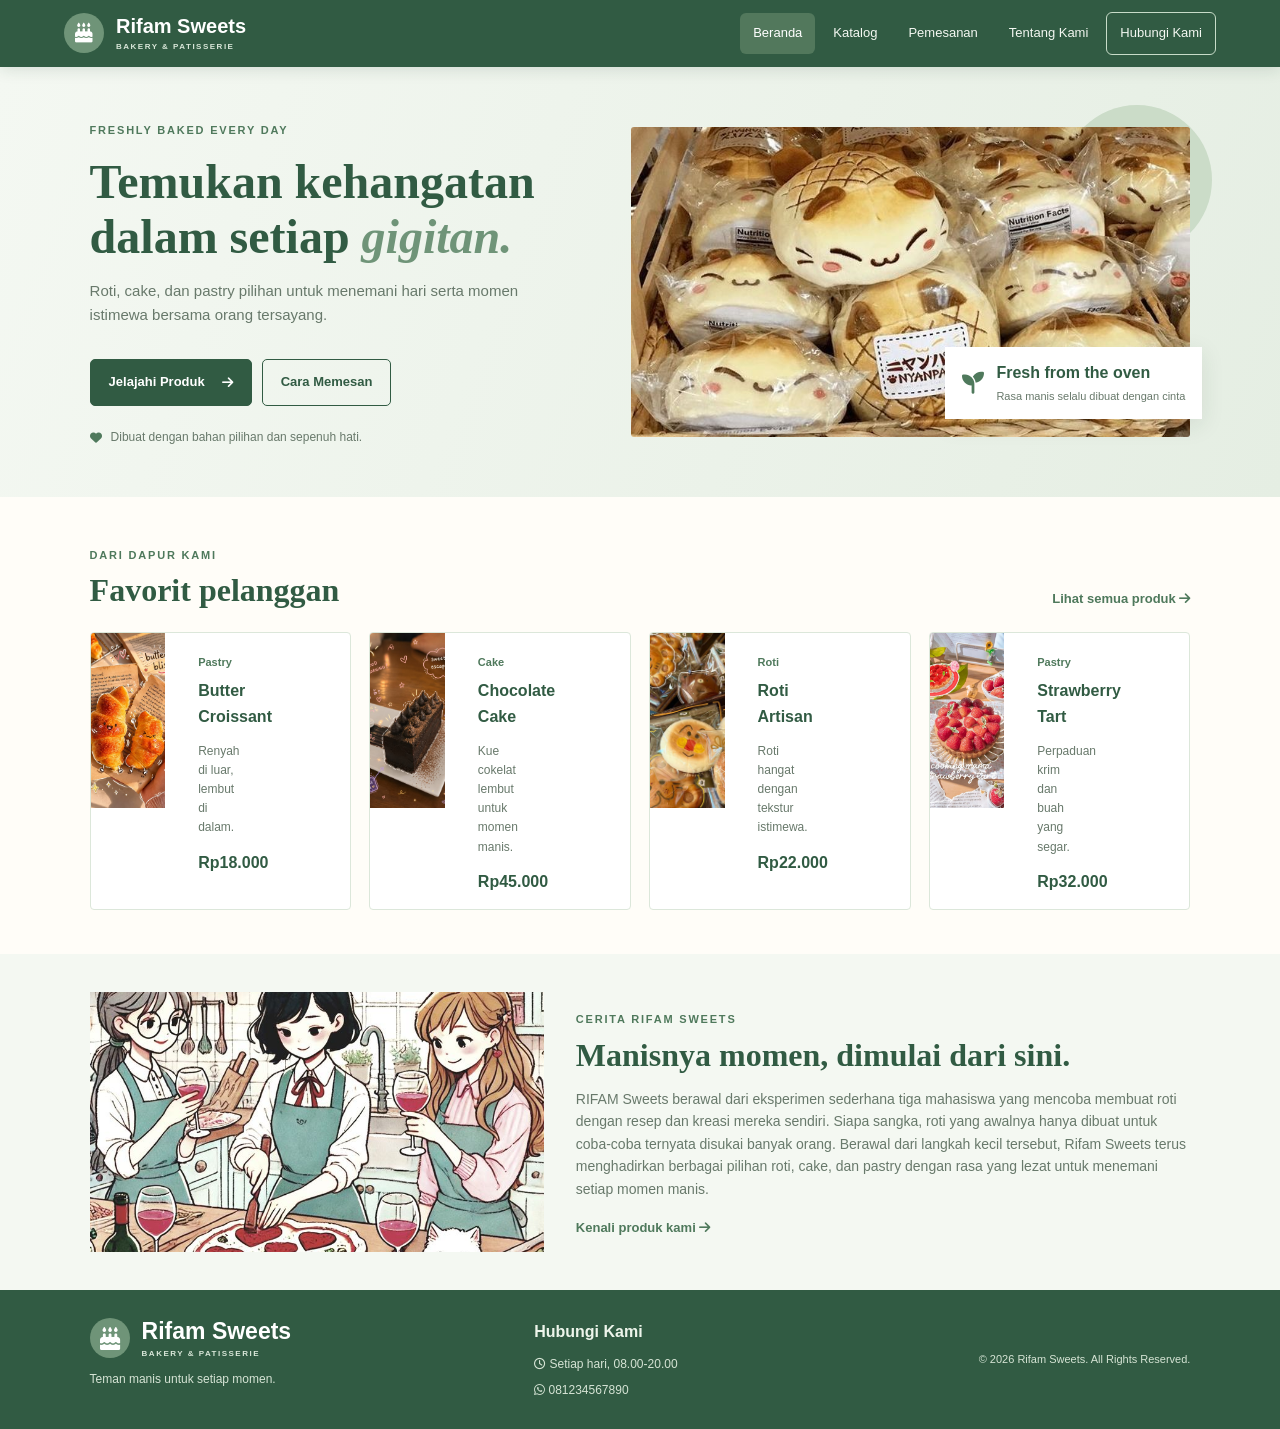
<file: PWUTS_C06_25091397096/index.html>
<!DOCTYPE html>
<html lang="id">
<head>
    <meta charset="UTF-8">
    <meta name="viewport" content="width=device-width, initial-scale=1.0">
    <title>Rifam Sweets | Bakery & Patisserie</title>
    <link rel="stylesheet" href="css/mystyle.css">
    <link rel="stylesheet" href="https://cdnjs.cloudflare.com/ajax/libs/font-awesome/6.5.2/css/all.min.css">
</head>
<body>
    <header class="kepala">
        <a class="logo" href="index.html" aria-label="Rifam Sweets Beranda">
            <span class="logo-simbol"><i class="fa-solid fa-cake-candles"></i></span>
            <span class="logo-teks">Rifam Sweets<small>BAKERY & PATISSERIE</small></span>
        </a>
        <nav class="navigasi">
            <a href="index.html" class="menu-ajax aktif" data-halaman="beranda">Beranda</a>
            <a href="katalog.html" class="menu-ajax" data-halaman="katalog">Katalog</a>
            <a href="pemesanan.html" class="menu-ajax" data-halaman="pemesanan">Pemesanan</a>
            <a href="#tentang" class="menu-tentang">Tentang Kami</a>
            <a href="#kontak" class="nav-kontak menu-tentang">Hubungi Kami</a>
        </nav>
        <button class="menu-mobile" aria-label="Buka navigasi">
            <i class="fa-solid fa-bars"></i>
        </button>
    </header>

    <main id="isi-halaman">
        <section class="beranda-hero">
            <div class="hero-konten">
                <span class="label-atas">FRESHLY BAKED EVERY DAY</span>
                <h1>Temukan kehangatan dalam setiap <em>gigitan.</em></h1>
                <p>Roti, cake, dan pastry pilihan untuk menemani hari serta momen istimewa bersama orang tersayang.</p>
                <div class="hero-tombol">
                    <a href="katalog.html" class="tombol menu-ajax" data-halaman="katalog">Jelajahi Produk 
                        <i class="fa-solid fa-arrow-right"></i>
                    </a>
                    <a href="pemesanan.html" class="tombol tombol-garis menu-ajax" data-halaman="pemesanan">Cara Memesan</a>
                </div>
                <div class="hero-catatan"><i class="fa-solid fa-heart"></i><span>Dibuat dengan bahan pilihan dan sepenuh hati.</span></div>
            </div>
            <div class="hero-visual">
                <div class="lingkaran-dekorasi"></div>
                <img class="hero-roti" src="image/display.jpg" alt="Aneka roti segar">
                <div class="label-foto">
                    <i class="fa-solid fa-seedling"></i>
                    <span><b>Fresh from the oven</b>
                        <small>Rasa manis selalu dibuat dengan cinta</small>
                    </span>
                </div>
            </div>
        </section>

        <section class="bagian-produk" id="produk-unggulan">
            <div class="judul-baris">
                <div><span class="label-atas">DARI DAPUR KAMI</span><h2>Favorit pelanggan</h2></div>
                <a href="katalog.html" class="tautan menu-ajax" data-halaman="katalog">Lihat semua produk <i class="fa-solid fa-arrow-right"></i></a>
            </div>
            <div class="grid-produk unggulan">
                <article class="kartu-produk"><img src="image/butter_kwasong.jpg" alt="Butter Croissant">
                    <div class="isi-kartu"><span class="tag-kategori">Pastry</span><h3>Butter Croissant</h3><p>Renyah di luar, lembut di dalam.</p><strong>Rp18.000</strong></div>
                </article>
                <article class="kartu-produk"><img src="image/chocolate_cake.jpg" alt="Chocolate cake">
                    <div class="isi-kartu"><span class="tag-kategori">Cake</span><h3>Chocolate Cake</h3><p>Kue cokelat lembut untuk momen manis.</p><strong>Rp45.000</strong></div>
                </article>
                <article class="kartu-produk"><img src="image/roti_artisan.jpg" alt="Roti artisan">
                    <div class="isi-kartu"><span class="tag-kategori">Roti</span><h3>Roti Artisan</h3><p>Roti hangat dengan tekstur istimewa.</p><strong>Rp22.000</strong></div>
                </article>
                <article class="kartu-produk"><img src="image/strobeyi_tart.jpg" alt="Strawberry tart">
                    <div class="isi-kartu"><span class="tag-kategori">Pastry</span><h3>Strawberry Tart</h3><p>Perpaduan krim dan buah yang segar.</p><strong>Rp32.000</strong></div>
                </article>
            </div>
        </section>

        <section class="tentang-bagian" id="tentang">
            <div class="tentang-gambar">
                <img src="image/baker.jpg" alt="Proses menyiapkan roti">
            </div>
            <div class="tentang-teks">
                <span class="label-atas">CERITA RIFAM SWEETS</span>
                <h2>Manisnya momen, dimulai dari sini.</h2>
                <p>RIFAM Sweets berawal dari eksperimen sederhana tiga mahasiswa yang mencoba membuat roti dengan resep dan kreasi mereka sendiri. Siapa sangka, roti yang awalnya hanya dibuat untuk coba-coba ternyata disukai banyak orang. Berawal dari langkah kecil tersebut, Rifam Sweets terus menghadirkan berbagai pilihan roti, cake, dan pastry dengan rasa yang lezat untuk menemani setiap momen manis.</p>
                <a href="katalog.html" class="tautan menu-ajax" data-halaman="katalog">Kenali produk kami 
                    <i class="fa-solid fa-arrow-right"></i>
                </a>
            </div>
        </section>
    </main>


    <footer class="kaki" id="kontak">
        <div>
            <a class="logo logo-kaki" href="index.html">
                <span class="logo-simbol">
                    <i class="fa-solid fa-cake-candles"></i>
                </span>
                <span class="logo-teks">
                    Rifam Sweets
                    <small>BAKERY & PATISSERIE</small>
                </span>
            </a>
            <p>Teman manis untuk setiap momen.</p>
        </div>

        <div class="kontak-kaki">
            <b>Hubungi Kami</b>
            <span>
                <i class="fa-regular fa-clock"></i>
                Setiap hari, 08.00-20.00
            </span>
            <span>
                <i class="fa-brands fa-whatsapp"></i>
                081234567890
            </span>
        </div>

        <small class="hak-cipta">
            &copy; 2026 Rifam Sweets. All Rights Reserved.
        </small>
    </footer>


    <script src="https://code.jquery.com/jquery-3.7.1.min.js"></script>
    <script src="js/script.js"></script>
</body>
</html>
</file>
<file: PWUTS_C06_25091397096/css/mystyle.css>
* {
    box-sizing: border-box;
}

body {
    margin: 0;
    font-family: Arial, Helvetica, sans-serif;
    background-color: #fffaf6;
    color: #392b26;
    line-height: 1.6;
}

a {
    text-decoration: none;
    color: inherit;
}

.atas {
    display: flex;
    align-items: center;
    justify-content: space-between;
    padding: 16px 5%;
    background-color: #fffaf6;
}

.logo {
    display: flex;
    align-items: center;
    gap: 12px;
    color: #6e382d;
    font-size: 23px;
    font-weight: bold;
    line-height: 1.15;
}

.logo-icon {
    display: flex;
    align-items: center;
    justify-content: center;
    width: 46px;
    height: 46px;
    border-radius: 50%;
    color: white;
    background-color: #a85d49;
}

.logo small {
    display: block;
    margin-top: 5px;
    font-size: 9px;
    letter-spacing: 2px;
    color: #98786b;
}

.kontak-atas {
    color: #806b60;
    font-size: 13px;
}

.kontak-atas i {
    margin-right: 6px;
    color: #a85d49;
}

.nav-bar {
    display: flex;
    gap: 8px;
    align-items: center;
    padding: 0 5%;
    background-color: #6e382d;
    color: #fffaf6;
}

.nav-bar a {
    display: inline-block;
    padding: 15px 18px;
    font-size: 14px;
    transition: background-color 0.2s;
}

.nav-bar a:hover,
.nav-bar a.aktif {
    background-color: #a85d49;
}

.nav-bar i {
    margin-right: 7px;
}

.utama {
    display: flex;
    gap: 28px;
    width: 100%;
    max-width: 1400px;
    margin: 0 auto;
    padding: 32px 5%;
    align-items: flex-start;
}

.samping {
    flex: 0 0 220px;
    padding: 22px 16px;
    border: 1px solid #f0e1d7;
    border-radius: 14px;
    background-color: #fff;
}

.samping h3 {
    margin: 0 0 16px;
    color: #6e382d;
    font-size: 17px;
}

.samping h3 i {
    margin-right: 8px;
}

.samping > a {
    display: block;
    margin: 4px 0;
    padding: 11px 12px;
    border-radius: 8px;
    color: #745b50;
    font-size: 14px;
}

.samping > a:hover,
.samping > a.aktif {
    background-color: #f8e9df;
    color: #8d4938;
}

.samping > a i {
    width: 22px;
}

.catatan-samping {
    margin-top: 26px;
    padding: 14px;
    border-radius: 10px;
    background-color: #fff4e8;
    color: #775c4f;
    font-size: 12px;
}

.catatan-samping > i {
    display: block;
    margin-bottom: 8px;
    color: #a85d49;
    font-size: 22px;
}

.catatan-samping p {
    margin-bottom: 0;
}

.kanan {
    flex: 1;
    min-width: 0;
}

.hero {
    display: flex;
    align-items: center;
    gap: 25px;
    min-height: 330px;
    padding: 30px;
    border-radius: 18px;
    background: linear-gradient(120deg, #f8e7d8, #fff4e8);
    overflow: hidden;
}

.hero-teks {
    flex: 1;
}

.label-kecil {
    color: #a85d49;
    font-size: 11px;
    font-weight: bold;
    letter-spacing: 2px;
}

.hero h1 {
    margin: 12px 0;
    color: #4e3028;
    font-family: Georgia, "Times New Roman", serif;
    font-size: clamp(28px, 3.2vw, 43px);
    line-height: 1.15;
}

.hero h1 span {
    color: #a85d49;
}

.hero p {
    max-width: 470px;
    color: #806b60;
    font-size: 14px;
}

.hero-gambar {
    position: relative;
    flex: 0 1 42%;
}

.hero-gambar img {
    display: block;
    width: 100%;
    height: 270px;
    object-fit: cover;
    border-radius: 100px 100px 18px 18px;
}

.stiker {
    position: absolute;
    right: -10px;
    bottom: 16px;
    padding: 10px 13px;
    border-radius: 20px;
    background-color: white;
    color: #8d4938;
    box-shadow: 0 5px 18px #6e382d20;
    font-size: 12px;
    font-weight: bold;
}

.stiker i {
    margin-right: 5px;
}

.tombol {
    display: inline-block;
    margin-top: 12px;
    padding: 12px 18px;
    border: 0;
    border-radius: 7px;
    background-color: #8d4938;
    color: white;
    cursor: pointer;
    font-size: 13px;
    font-weight: bold;
}

.tombol:hover {
    background-color: #6e382d;
}

.tombol i {
    margin-left: 8px;
}

.bagian {
    margin-top: 36px;
}

.judul-bagian {
    display: flex;
    align-items: end;
    justify-content: space-between;
    gap: 16px;
    margin-bottom: 18px;
}

.judul-bagian h2,
.konten-halaman h1,
.tentang h2 {
    margin: 4px 0 0;
    color: #4e3028;
    font-family: Georgia, "Times New Roman", serif;
}

.judul-bagian h2 {
    font-size: 27px;
}

.tautan {
    color: #a85d49;
    font-size: 13px;
    font-weight: bold;
}

.kartu-produk {
    display: grid;
    grid-template-columns: repeat(3, minmax(0, 1fr));
    gap: 18px;
}

.kartu {
    overflow: hidden;
    border: 1px solid #f0e1d7;
    border-radius: 13px;
    background-color: white;
}

.kartu img {
    display: block;
    width: 100%;
    height: 170px;
    object-fit: cover;
}

.isi-kartu {
    padding: 15px;
}

.kategori {
    color: #a85d49;
    font-size: 11px;
    font-weight: bold;
}

.kartu h3 {
    margin: 5px 0;
    font-size: 16px;
}

.harga {
    margin: 7px 0 0;
    color: #8d4938;
    font-weight: bold;
}

.tentang {
    display: flex;
    gap: 18px;
    align-items: flex-start;
    margin-top: 34px;
    padding: 24px;
    border: 1px solid #f0e1d7;
    border-radius: 14px;
    background-color: white;
}

.tentang-icon {
    display: flex;
    align-items: center;
    justify-content: center;
    flex: 0 0 54px;
    height: 54px;
    border-radius: 50%;
    background-color: #f8e9df;
    color: #a85d49;
    font-size: 22px;
}

.tentang h2 {
    font-size: 23px;
}

.tentang p {
    margin-bottom: 0;
    color: #806b60;
    font-size: 13px;
}

.bawah {
    display: flex;
    justify-content: space-between;
    gap: 16px;
    padding: 22px 5%;
    background-color: #4e3028;
    color: #f9eae0;
    font-size: 12px;
}

.bawah i {
    color: #f1b6a0;
}

/* Tampilan untuk halaman katalog dan pemesanan */
.konten-halaman {
    padding: 8px 0 18px;
}

.konten-halaman .deskripsi-halaman {
    margin-top: 5px;
    color: #806b60;
    font-size: 14px;
}

.filter-produk {
    display: flex;
    flex-wrap: wrap;
    gap: 12px;
    margin: 22px 0;
}

.filter-produk input,
.filter-produk select,
.form-pemesanan input,
.form-pemesanan select,
.form-pemesanan textarea {
    width: 100%;
    padding: 12px;
    border: 1px solid #e4d3c7;
    border-radius: 7px;
    background-color: white;
    color: #392b26;
    font: inherit;
    font-size: 13px;
}

.filter-produk input {
    flex: 1 1 230px;
}

.filter-produk select {
    flex: 0 1 190px;
}

.jumlah-hasil {
    margin: 0 0 12px;
    color: #806b60;
    font-size: 12px;
}

.kartu-katalog .kartu img {
    height: 190px;
}

.kartu-katalog .isi-kartu p {
    font-size: 13px;
}

.keterangan-alergen {
    color: #806b60;
    font-size: 12px !important;
}

.tombol-kecil {
    padding: 9px 12px;
    border: 0;
    border-radius: 6px;
    background-color: #8d4938;
    color: white;
    cursor: pointer;
    font-size: 12px;
}

.tombol-kecil:hover {
    background-color: #6e382d;
}

.detail-produk {
    margin-top: 22px;
    padding: 20px;
    border: 1px solid #ecd8ca;
    border-radius: 12px;
    background-color: #fff4e8;
}

.detail-produk h3 {
    margin-top: 0;
}

.detail-produk p {
    font-size: 13px;
}

.detail-produk .tutup-detail {
    float: right;
    border: 0;
    background: transparent;
    color: #8d4938;
    cursor: pointer;
    font-size: 20px;
}

.form-pemesanan {
    max-width: 720px;
    margin-top: 24px;
    padding: 24px;
    border: 1px solid #f0e1d7;
    border-radius: 14px;
    background-color: white;
}

.form-pemesanan .baris-form {
    display: grid;
    grid-template-columns: 1fr 1fr;
    gap: 16px;
}

.form-pemesanan label {
    display: block;
    margin: 0 0 6px;
    color: #65483d;
    font-size: 13px;
    font-weight: bold;
}

.form-pemesanan .kolom-form {
    margin-bottom: 16px;
}

.form-pemesanan textarea {
    min-height: 90px;
    resize: vertical;
}

.pesan-error {
    display: none;
    margin: 5px 0 0;
    color: #b3261e;
    font-size: 12px;
}

.pesan-sukses {
    display: none;
    margin-top: 18px;
    padding: 14px;
    border-radius: 8px;
    background-color: #edf8ee;
    color: #286b35;
    font-size: 13px;
}

.catatan-form {
    color: #806b60;
    font-size: 12px;
}

.kosong {
    grid-column: 1 / -1;
    padding: 25px;
    border: 1px dashed #d9bfb0;
    border-radius: 10px;
    color: #806b60;
    text-align: center;
}

@media screen and (max-width: 900px) {
    .utama {
        gap: 18px;
        padding: 24px 3%;
    }

    .samping {
        flex-basis: 190px;
    }

    .hero {
        padding: 22px;
    }

    .hero-gambar img {
        height: 230px;
    }

    .kartu-produk {
        gap: 12px;
    }

    .kartu img {
        height: 145px;
    }
}

@media screen and (max-width: 650px) {
    .atas {
        padding: 13px 5%;
    }

    .kontak-atas {
        display: none;
    }

    .nav-bar {
        flex-wrap: wrap;
        padding: 5px 3%;
    }

    .nav-bar a {
        padding: 10px;
        font-size: 12px;
    }

    .utama {
        display: block;
        padding: 20px 5%;
    }

    .samping {
        margin-bottom: 22px;
        padding: 14px;
    }

    .samping h3 {
        margin-bottom: 8px;
    }

    .samping > a {
        display: inline-block;
        margin: 2px;
        padding: 8px;
        font-size: 12px;
    }

    .catatan-samping {
        display: none;
    }

    .hero {
        display: block;
        padding: 22px;
    }

    .hero-gambar {
        margin-top: 22px;
    }

    .hero-gambar img {
        height: 220px;
        border-radius: 16px;
    }

    .stiker {
        right: 8px;
    }

    .kartu-produk {
        grid-template-columns: 1fr;
    }

    .kartu img,
    .kartu-katalog .kartu img {
        height: 210px;
    }

    .judul-bagian {
        align-items: flex-start;
    }

    .judul-bagian h2 {
        font-size: 24px;
    }

    .tentang {
        padding: 18px;
    }

    .bawah {
        display: block;
        padding: 18px 5%;
    }

    .bawah div + div {
        margin-top: 6px;
    }

    .form-pemesanan {
        padding: 17px;
    }

    .form-pemesanan .baris-form {
        grid-template-columns: 1fr;
        gap: 0;
    }
}


:root {
    --hijau-tua: #315b43;
    --hijau: #4f795c;
    --hijau-sage: #6f9478;
    --hijau-muda: #e8f0e7;
    --hijau-pucat: #f4f8f2;
    --putih-gading: #fffdf8;
    --teks: #26392c;
    --teks-lembut: #68796b;
    --garis: #dce7da;
}

body { background: var(--putih-gading); color: var(--teks); }
.kepala {
    position: sticky; top: 0; z-index: 50;
    display: flex; align-items: center; justify-content: space-between;
    gap: 24px; padding: 12px 5%; background: var(--hijau-tua); color: white;
    box-shadow: 0 3px 14px #193d2820;
}
.kepala .logo { color: white; flex-shrink: 0; font-size: 20px; }
.logo-simbol { display:flex; align-items:center; justify-content:center; width:40px; height:40px; border-radius:50%; background:var(--hijau-sage); color:white; }
.logo-teks small { display:block; margin-top:4px; color:#d9e7d9; font-size:8px; letter-spacing:1.5px; }
.navigasi { display:flex; align-items:center; justify-content:flex-end; gap:5px; flex-wrap:wrap; }
.navigasi a { padding:10px 13px; border-radius:6px; color:#f4f8f2; font-size:13px; transition:.2s; }
.navigasi a:hover, .navigasi a.aktif { background:#52785c; color:white; }
.navigasi .nav-kontak { border:1px solid #c8dcc9; }
.menu-mobile { display:none; border:0; background:transparent; color:white; font-size:22px; }
#isi-halaman { min-height:55vh; }
.beranda-hero {
    position:relative; display:grid; grid-template-columns: .95fr 1.05fr; align-items:center;
    gap:35px; min-height:430px; padding:48px 7%; overflow:hidden;
    background:linear-gradient(110deg,#f4f8f2 0%,#e5eee3 100%);
}
.hero-konten { position:relative; z-index:2; max-width:540px; }
.label-atas { display:inline-block; color:var(--hijau); font-size:11px; font-weight:700; letter-spacing:1.8px; }
.hero-konten h1 { margin:13px 0; color:var(--hijau-tua); font:700 clamp(30px,4vw,48px)/1.14 Georgia,"Times New Roman",serif; }
.hero-konten h1 em { color:var(--hijau-sage); }
.hero-konten p { max-width:480px; color:var(--teks-lembut); font-size:15px; }
.hero-tombol { display:flex; gap:10px; flex-wrap:wrap; margin-top:22px; }
.tombol { display:inline-flex; align-items:center; justify-content:center; gap:9px; margin-top:10px; padding:12px 18px; border:1px solid var(--hijau-tua); border-radius:5px; background:var(--hijau-tua); color:white; font-weight:700; transition:.2s; }
.tombol:hover { background:var(--hijau); color:white; }
.tombol.tombol-garis { background:transparent; color:var(--hijau-tua); }
.tombol.tombol-garis:hover { background:var(--hijau-muda); }
.hero-catatan { display:flex; align-items:center; gap:9px; margin-top:22px; color:var(--teks-lembut); font-size:12px; }
.hero-catatan i { color:var(--hijau); }
.hero-visual { position:relative; min-width:0; }
.hero-roti { display:block; width:100%; height:310px; object-fit:cover; border-radius:3px; }
.lingkaran-dekorasi { position:absolute; z-index:0; width:150px; height:150px; top:-22px; right:-22px; border-radius:50%; background:#cbdcc8; }
.hero-roti { position:relative; z-index:1; }
.label-foto { position:absolute; z-index:2; right:-12px; bottom:18px; display:flex; align-items:center; gap:12px; padding:13px 17px; background:white; color:var(--hijau-tua); box-shadow:0 6px 22px #213c2a1a; }
.label-foto i { font-size:22px; color:var(--hijau); }
.label-foto b,.label-foto small { display:block; }
.label-foto small { margin-top:3px; color:var(--teks-lembut); font-size:11px; }
.bagian-produk,.pilihan-pesan { padding:44px 7%; }
.judul-baris { display:flex; align-items:end; justify-content:space-between; gap:16px; margin-bottom:22px; }
.judul-baris h2,.tentang-teks h2,.ajakan-pesan h2 { margin:5px 0 0; color:var(--hijau-tua); font:700 clamp(24px,3vw,32px)/1.2 Georgia,"Times New Roman",serif; }
.tautan { color:var(--hijau); font-weight:700; }
.grid-produk { display:grid; grid-template-columns:repeat(4,minmax(0,1fr)); gap:18px; }
.kartu-produk,.kartu { overflow:hidden; border:1px solid var(--garis); border-radius:4px; background:white; transition:transform .2s,box-shadow .2s; }
.kartu-produk:hover,.kartu:hover { transform:translateY(-3px); box-shadow:0 8px 22px #244c3212; }
.kartu-produk img,.kartu img { display:block; width:100%; height:175px; object-fit:cover; }
.isi-kartu { padding:15px; }
.tag-kategori,.kategori { color:var(--hijau); font-size:11px; font-weight:700; }
.isi-kartu h3,.kartu h3 { margin:5px 0; color:var(--hijau-tua); font-size:16px; }
.isi-kartu p { color:var(--teks-lembut); font-size:12px; }
.isi-kartu strong,.harga { color:var(--hijau-tua); }
.tentang-bagian { display:grid; grid-template-columns:.85fr 1.15fr; align-items:center; gap:32px; padding:38px 7%; background:var(--hijau-pucat); }
.tentang-gambar img { display:block; width:100%; height:260px; object-fit:cover; }
.tentang-teks p { color:var(--teks-lembut); font-size:14px; }
.kaki { display:grid; grid-template-columns:1fr 1fr auto; align-items:center; gap:24px; padding:28px 7%; background:var(--hijau-tua); color:#edf5eb; }
.logo-kaki { color:white; }
.kaki p,.kontak-kaki span { color:#d6e4d5; font-size:12px; }
.kontak-kaki { display:grid; gap:7px; }
.kontak-kaki b { margin-bottom:3px; }
.hak-cipta { color:#d6e4d5; font-size:11px; }
/* Katalog mengikuti wireframe: judul/pencarian di atas dan kartu dalam grid */
.halaman-katalog,.halaman-pemesanan { padding:34px 7% 48px; }
.kepala-halaman { display:grid; grid-template-columns:1fr .75fr; align-items:center; gap:24px; margin-bottom:28px; }
.judul-halaman h1 { margin:7px 0; color:var(--hijau-tua); font:700 clamp(28px,3.5vw,38px)/1.2 Georgia,"Times New Roman",serif; }
.judul-halaman p,.catatan-katalog,.ringkasan-pesan p,.info-form p { color:var(--teks-lembut); font-size:13px; }
.catatan-katalog,.ringkasan-pesan { padding:20px; background:var(--hijau-muda); color:var(--hijau-tua); }
.catatan-katalog { display:flex; align-items:center; gap:12px; }
.catatan-katalog i { font-size:23px; }
.alat-katalog { display:grid; grid-template-columns:1fr 220px; gap:15px; align-items:end; margin:25px 0 12px; }
.kolom-cari { display:flex; align-items:center; gap:10px; padding:0 13px; border:1px solid var(--garis); background:white; }
.kolom-cari i { color:var(--hijau); }
.kolom-cari input,.pilih-kategori select { width:100%; min-width:0; padding:13px 0; border:0; outline:none; background:white; color:var(--teks); font:inherit; font-size:13px; }
.pilih-kategori span { display:block; margin-bottom:4px; color:var(--hijau-tua); font-size:12px; font-weight:700; }
.pilih-kategori select { padding:12px; border:1px solid var(--garis); }
.hasil-katalog { display:flex; justify-content:space-between; gap:10px; margin:15px 0; color:var(--teks-lembut); font-size:12px; }
.hasil-katalog i { color:var(--hijau); }
.kartu-katalog .kartu img { height:170px; }
.tombol-kecil { margin:4px 4px 0 0; padding:9px 12px; border:0; border-radius:3px; background:var(--hijau-tua); color:white; cursor:pointer; }
.tombol-kecil:hover { background:var(--hijau); }
.detail-produk { margin:20px 0; padding:20px; border:1px solid var(--garis); background:var(--hijau-pucat); }
.detail-produk h3 { color:var(--hijau-tua); }
.detail-produk .tutup-detail { float:right; border:0; background:transparent; color:var(--hijau-tua); cursor:pointer; font-size:23px; }
.ajakan-pesan { display:flex; align-items:center; justify-content:space-between; gap:20px; margin-top:36px; padding:25px; background:var(--hijau-muda); }
.ajakan-pesan p { color:var(--teks-lembut); font-size:13px; }
.pemesanan-kepala { grid-template-columns:1fr .85fr; }
.ringkasan-pesan { padding:22px; }
.ikon-ringkasan { font-size:25px; }
.ringkasan-pesan h3 { margin:8px 0; color:var(--hijau-tua); }
.langkah-pesan { display:grid; gap:8px; margin-top:14px; font-size:12px; }
.langkah-pesan span { display:flex; gap:12px; color:var(--hijau); }
.langkah-pesan b { color:var(--teks); }
.area-form-pesan { display:grid; grid-template-columns:.7fr 1.3fr; gap:30px; align-items:start; }
.info-form { padding:18px 0; }
.info-form h2 { color:var(--hijau-tua); font:700 27px Georgia,"Times New Roman",serif; }
.info-kecil { display:flex; gap:9px; color:var(--hijau); font-size:12px; }
.form-pemesanan { max-width:none; margin:0; padding:24px; border:1px solid var(--garis); border-radius:3px; background:white; }
.dua-kolom-form { display:grid; grid-template-columns:1fr 1fr; gap:15px; }
.grup-form label { display:block; margin-bottom:6px; color:var(--hijau-tua); font-size:12px; font-weight:700; }
.grup-form label b { color:#b54747; }
.form-pemesanan input,.form-pemesanan select,.form-pemesanan textarea { width:100%; padding:12px; border:1px solid var(--garis); border-radius:3px; background:#fff; color:var(--teks); font:inherit; font-size:13px; }
.form-pemesanan input:focus,.form-pemesanan select:focus,.form-pemesanan textarea:focus { outline:2px solid #c7ddc7; border-color:var(--hijau); }
.catatan-wajib { color:var(--teks-lembut); font-size:12px; }
.tombol-kirim { cursor:pointer; }
.pesan-sukses { padding:13px; background:var(--hijau-muda); color:var(--hijau-tua); font-size:13px; }
.mini-produk { grid-template-columns:repeat(4,minmax(0,1fr)); }
.memuat,.kosong { padding:28px; color:var(--hijau-tua); text-align:center; background:var(--hijau-pucat); }

@media (max-width: 900px) {
    .kepala { padding:12px 4%; gap:12px; }
    .navigasi a { padding:9px; font-size:12px; }
    .beranda-hero { padding:38px 5%; gap:24px; }
    .bagian-produk,.tentang-bagian,.halaman-katalog,.halaman-pemesanan { padding-left:5%; padding-right:5%; }
    .grid-produk,.mini-produk { grid-template-columns:repeat(2,minmax(0,1fr)); }
    .kaki { padding:25px 5%; }
}
@media (max-width: 650px) {
    .kepala { position:relative; flex-wrap:wrap; }
    .menu-mobile { display:block; }
    .navigasi { display:none; flex:1 0 100%; flex-direction:column; align-items:stretch; }
    .navigasi.buka { display:flex; }
    .navigasi a { padding:11px 12px; }
    .beranda-hero { grid-template-columns:1fr; padding:30px 5%; }
    .hero-roti { height:230px; }
    .label-foto { right:7px; }
    .bagian-produk { padding-top:32px; padding-bottom:32px; }
    .judul-baris { align-items:flex-start; flex-direction:column; }
    .grid-produk,.mini-produk { grid-template-columns:repeat(2,minmax(0,1fr)); gap:12px; }
    .kartu-produk img,.kartu img { height:140px; }
    .tentang-bagian { grid-template-columns:1fr; gap:18px; }
    .tentang-gambar img { height:210px; }
    .kaki { grid-template-columns:1fr; gap:12px; }
    .kepala-halaman,.pemesanan-kepala,.area-form-pesan { grid-template-columns:1fr; }
    .alat-katalog { grid-template-columns:1fr; }
    .hasil-katalog { flex-direction:column; }
    .ajakan-pesan { align-items:flex-start; flex-direction:column; }
    .dua-kolom-form { grid-template-columns:1fr; }
    .form-pemesanan { padding:16px; }
}
</file>
